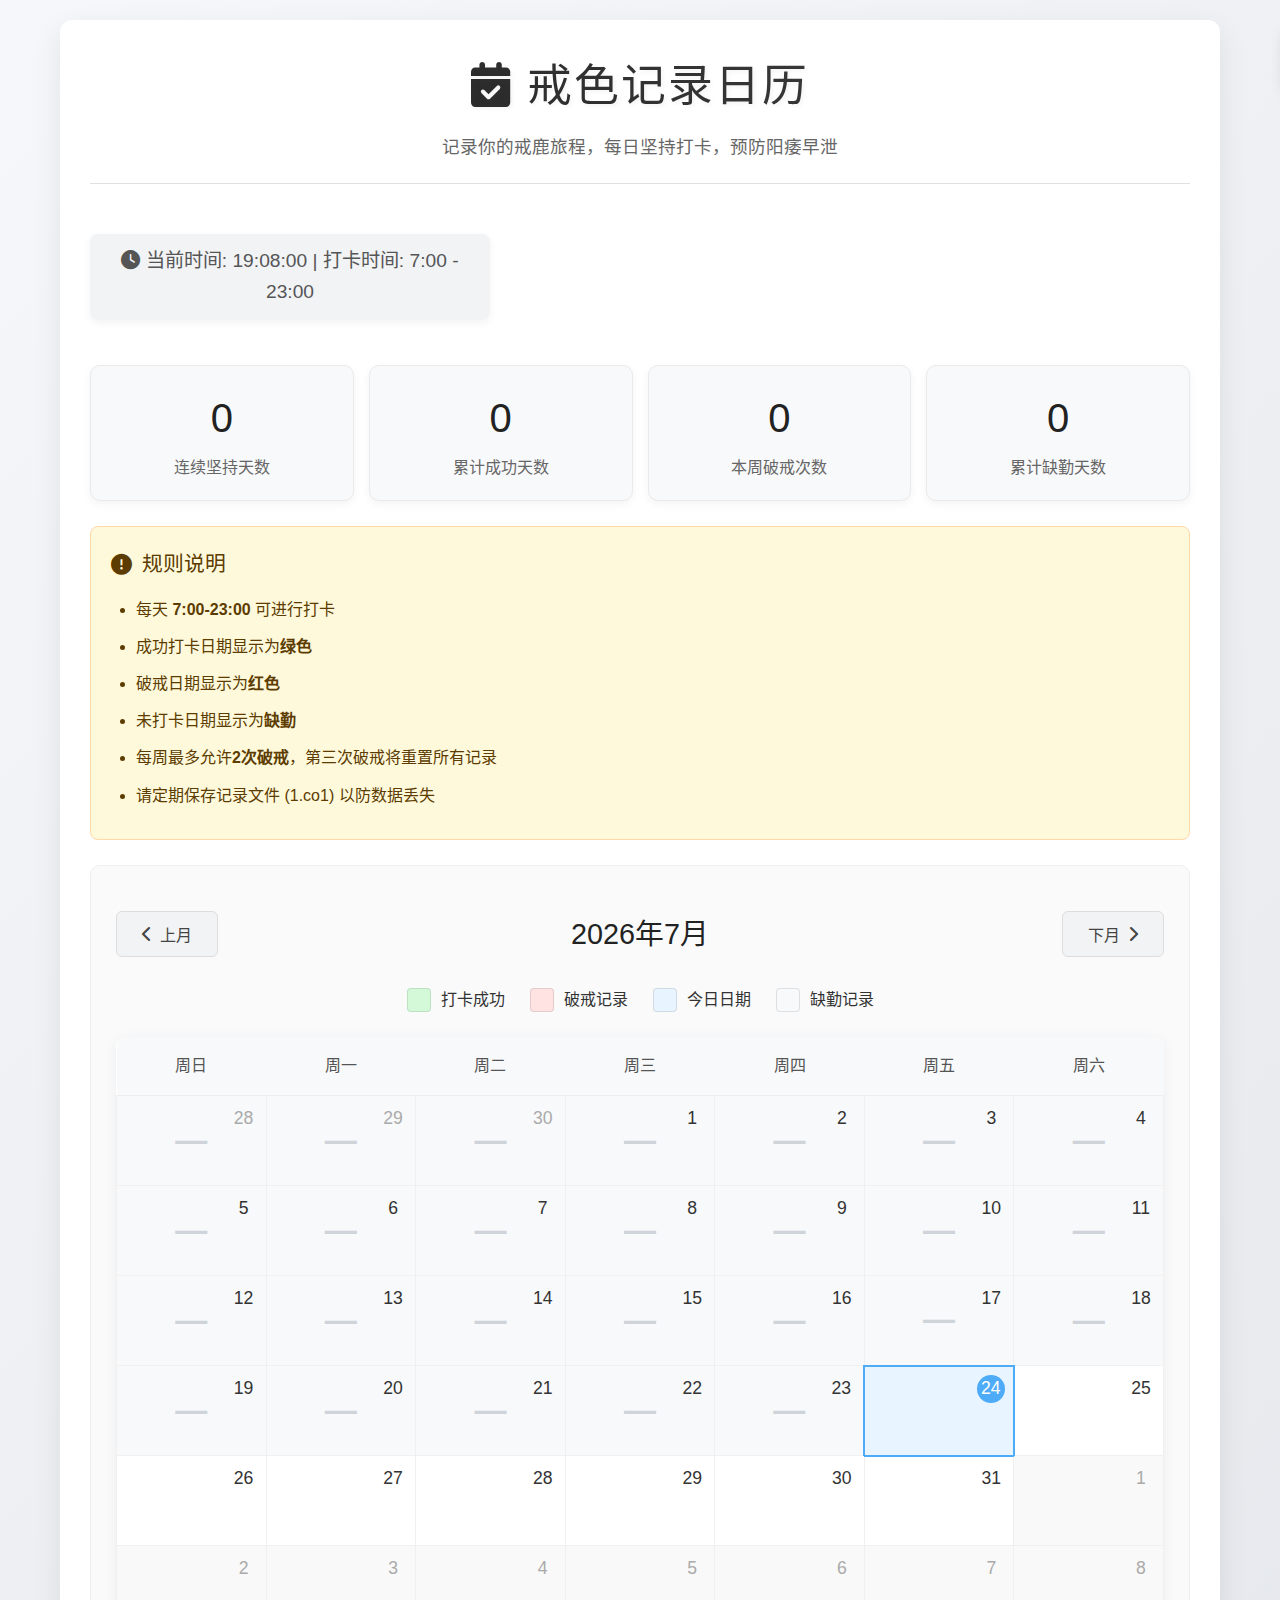
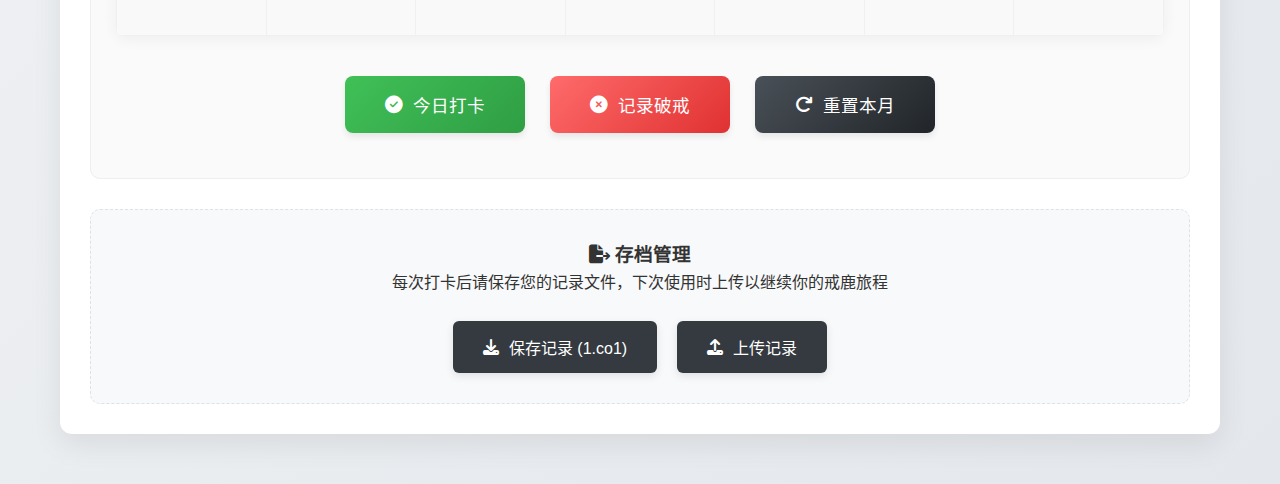
<file: index.html>
<!DOCTYPE html>
<html lang="zh-CN">
<head>
    <meta charset="UTF-8">
    <meta name="viewport" content="width=device-width, initial-scale=1.0">
    <title>戒色记录日历</title>
    <link rel="icon" href="Selection.png" ty[e="image/x-icon">
    <link rel="stylesheet" href="https://cdnjs.cloudflare.com/ajax/libs/font-awesome/6.4.0/css/all.min.css">
    <style>
        * {
            margin: 0;
            padding: 0;
            box-sizing: border-box;
            font-family: 'Segoe UI', 'Microsoft YaHei', sans-serif;
        }
        
        body {
            background: linear-gradient(135deg, #f5f7fa 0%, #e4e7eb 100%);
            color: #333;
            line-height: 1.6;
            padding: 20px;
            min-height: 100vh;
            max-width: 1200px;
            margin: 0 auto;
        }
        
        .container {
            background: white;
            border-radius: 12px;
            box-shadow: 0 10px 30px rgba(0,0,0,0.08);
            padding: 30px;
            margin-bottom: 30px;
            position: relative;
            overflow: hidden;
        }
        
        header {
            text-align: center;
            margin-bottom: 30px;
            padding-bottom: 20px;
            border-bottom: 1px solid #e0e0e0;
            position: relative;
        }
        
        h1 {
            font-size: 2.8rem;
            color: #222;
            margin-bottom: 10px;
            letter-spacing: 2px;
            font-weight: 400;
            background: linear-gradient(45deg, #222, #444);
            -webkit-background-clip: text;
            -webkit-text-fill-color: transparent;
            text-shadow: 2px 2px 4px rgba(0,0,0,0.05);
        }
        
        .subtitle {
            font-size: 1.1rem;
            color: #666;
            max-width: 700px;
            margin: 0 auto;
            line-height: 1.8;
        }
        
        .stats-container {
            display: flex;
            justify-content: space-around;
            margin: 25px 0;
            flex-wrap: wrap;
            gap: 15px;
        }
        
        .stat-box {
            text-align: center;
            padding: 20px 15px;
            background: #f8f9fa;
            border-radius: 10px;
            flex: 1;
            min-width: 180px;
            box-shadow: 0 3px 10px rgba(0,0,0,0.05);
            transition: all 0.3s ease;
            border: 1px solid #eaeaea;
        }
        
        .stat-box:hover {
            transform: translateY(-5px);
            box-shadow: 0 5px 15px rgba(0,0,0,0.1);
        }
        
        .stat-value {
            font-size: 2.5rem;
            font-weight: 300;
            color: #222;
            margin-bottom: 5px;
        }
        
        .stat-label {
            color: #666;
            font-size: 1rem;
            font-weight: 500;
        }
        
        .calendar-section {
            background: #fafafa;
            border-radius: 10px;
            padding: 25px;
            margin: 25px 0;
            border: 1px solid #eee;
        }
        
        .calendar-controls {
            display: flex;
            justify-content: space-between;
            align-items: center;
            margin: 20px 0 30px;
        }
        
        .month-year {
            font-size: 1.8rem;
            font-weight: 400;
            color: #222;
            text-align: center;
            flex: 1;
        }
        
        .nav-btn {
            background: #f1f3f5;
            border: 1px solid #ddd;
            padding: 10px 25px;
            border-radius: 6px;
            cursor: pointer;
            font-size: 1rem;
            transition: all 0.2s;
            color: #444;
            display: flex;
            align-items: center;
            gap: 8px;
        }
        
        .nav-btn:hover {
            background: #e9ecef;
            border-color: #ccc;
        }
        
        .calendar {
            width: 100%;
            border-collapse: collapse;
            margin-top: 15px;
            background: white;
            border-radius: 8px;
            overflow: hidden;
            box-shadow: 0 3px 15px rgba(0,0,0,0.05);
        }
        
        .calendar th {
            padding: 16px;
            text-align: center;
            color: #555;
            font-weight: 500;
            border-bottom: 1px solid #eee;
            background: #f8f9fa;
        }
        
        .calendar td {
            height: 90px;
            width: 14.28%;
            text-align: center;
            vertical-align: top;
            padding: 10px 8px 8px;
            border: 1px solid #f0f0f0;
            position: relative;
            transition: all 0.3s;
            background: white;
        }
        
        .calendar td:hover {
            background-color: #f8f9fa;
            transform: scale(1.02);
        }
        
        .today {
            background-color: #e8f4ff !important;
            border: 2px solid #4dabf7 !important;
        }
        
        .success {
            background-color: #d3f9d8 !important;
        }
        
        .fail {
            background-color: #ffe3e3 !important;
        }
        
        .absent {
            background-color: #f8f9fa !important;
            position: relative;
        }
        
        .absent::after {
            content: "—";
            position: absolute;
            top: 50%;
            left: 50%;
            transform: translate(-50%, -50%);
            font-size: 2rem;
            color: #ced4da;
            font-weight: bold;
        }
        
        .date-number {
            font-size: 1.1rem;
            position: absolute;
            top: 8px;
            right: 8px;
            width: 28px;
            height: 28px;
            display: flex;
            align-items: center;
            justify-content: center;
            border-radius: 50%;
            font-weight: 500;
        }
        
        .today .date-number {
            background: #4dabf7;
            color: white;
        }
        
        .action-buttons {
            display: flex;
            justify-content: center;
            gap: 25px;
            margin: 40px 0 20px;
            flex-wrap: wrap;
        }
        
        .btn {
            padding: 16px 40px;
            border: none;
            border-radius: 8px;
            font-size: 1.1rem;
            cursor: pointer;
            transition: all 0.3s;
            font-weight: 500;
            display: flex;
            align-items: center;
            gap: 10px;
            box-shadow: 0 4px 6px rgba(0,0,0,0.08);
        }
        
        .btn-success {
            background: linear-gradient(135deg, #40c057 0%, #2f9e44 100%);
            color: white;
        }
        
        .btn-fail {
            background: linear-gradient(135deg, #ff6b6b 0%, #e03131 100%);
            color: white;
        }
        
        .btn-neutral {
            background: linear-gradient(135deg, #495057 0%, #212529 100%);
            color: white;
        }
        
        .btn:hover {
            opacity: 0.92;
            transform: translateY(-3px);
            box-shadow: 0 6px 12px rgba(0,0,0,0.12);
        }
        
        .file-section {
            background: #f8f9fa;
            padding: 30px;
            border-radius: 10px;
            text-align: center;
            margin-top: 30px;
            border: 1px dashed #dee2e6;
        }
        
        .file-controls {
            display: flex;
            justify-content: center;
            gap: 20px;
            margin-top: 25px;
            flex-wrap: wrap;
        }
        
        .file-btn {
            padding: 14px 30px;
            background: #343a40;
            color: white;
            border: none;
            border-radius: 6px;
            cursor: pointer;
            font-size: 1rem;
            transition: all 0.3s;
            display: flex;
            align-items: center;
            gap: 10px;
            box-shadow: 0 3px 8px rgba(0,0,0,0.1);
        }
        
        .file-btn:hover {
            background: #495057;
            transform: translateY(-2px);
            box-shadow: 0 5px 15px rgba(0,0,0,0.15);
        }
        
        .notification {
            position: fixed;
            top: 25px;
            right: 25px;
            padding: 18px 30px;
            border-radius: 8px;
            color: white;
            font-weight: 500;
            box-shadow: 0 6px 15px rgba(0,0,0,0.15);
            z-index: 1000;
            transform: translateX(120%);
            transition: transform 0.4s cubic-bezier(0.175, 0.885, 0.32, 1.275);
            display: flex;
            align-items: center;
            gap: 12px;
            max-width: 400px;
        }
        
        .notification.show {
            transform: translateX(0);
        }
        
        .notification.success {
            background: linear-gradient(135deg, #51cf66 0%, #2f9e44 100%);
            border-left: 4px solid #2f9e44;
        }
        
        .notification.error {
            background: linear-gradient(135deg, #ff6b6b 0%, #e03131 100%);
            border-left: 4px solid #e03131;
        }
        
        .notification.warning {
            background: linear-gradient(135deg, #ffd43b 0%, #f08c00 100%);
            border-left: 4px solid #f08c00;
            color: #333;
        }
        
        .time-indicator {
            text-align: center;
            margin: 20px 0;
            font-size: 1.2rem;
            color: #555;
            background: #f1f3f5;
            padding: 12px;
            border-radius: 8px;
            display: inline-block;
            margin: 20px auto;
            width: 100%;
            max-width: 400px;
            font-weight: 500;
            box-shadow: 0 3px 8px rgba(0,0,0,0.05);
        }
        
        .legend {
            display: flex;
            justify-content: center;
            gap: 25px;
            margin: 25px 0;
            flex-wrap: wrap;
        }
        
        .legend-item {
            display: flex;
            align-items: center;
            gap: 10px;
            font-size: 1rem;
        }
        
        .legend-color {
            width: 24px;
            height: 24px;
            border-radius: 4px;
            border: 1px solid rgba(0,0,0,0.1);
        }
        
        .rules-box {
            background: #fff9db;
            border: 1px solid #ffd8a8;
            border-radius: 8px;
            padding: 20px;
            margin: 25px 0;
            color: #5c3c00;
        }
        
        .rules-title {
            font-size: 1.3rem;
            margin-bottom: 15px;
            display: flex;
            align-items: center;
            gap: 10px;
            color: #5c3c00;
        }
        
        .rules-list {
            padding-left: 25px;
        }
        
        .rules-list li {
            margin-bottom: 10px;
            line-height: 1.7;
        }
        
        .reset-overlay {
            position: fixed;
            top: 0;
            left: 0;
            width: 100%;
            height: 100%;
            background: rgba(0,0,0,0.7);
            display: flex;
            align-items: center;
            justify-content: center;
            z-index: 2000;
            display: none;
        }
        
        .reset-box {
            background: white;
            border-radius: 12px;
            padding: 40px;
            max-width: 500px;
            width: 90%;
            text-align: center;
            box-shadow: 0 15px 40px rgba(0,0,0,0.2);
        }
        
        .reset-title {
            font-size: 1.8rem;
            color: #e03131;
            margin-bottom: 20px;
        }
        
        .reset-text {
            font-size: 1.1rem;
            color: #555;
            margin-bottom: 30px;
            line-height: 1.7;
        }
        
        .reset-buttons {
            display: flex;
            justify-content: center;
            gap: 20px;
            margin-top: 20px;
        }
        
        .reset-confirm {
            padding: 14px 35px;
            background: #e03131;
            color: white;
            border: none;
            border-radius: 6px;
            cursor: pointer;
            font-size: 1.1rem;
            transition: all 0.3s;
        }
        
        .reset-cancel {
            padding: 14px 35px;
            background: #495057;
            color: white;
            border: none;
            border-radius: 6px;
            cursor: pointer;
            font-size: 1.1rem;
            transition: all 0.3s;
        }
        
        .reset-confirm:hover {
            background: #c92a2a;
            transform: translateY(-2px);
        }
        
        .reset-cancel:hover {
            background: #343a40;
            transform: translateY(-2px);
        }
        
        .streak-fire {
            color: #ff6b6b;
            animation: pulse 1.5s infinite;
        }
        
        @keyframes pulse {
            0% { transform: scale(1); }
            50% { transform: scale(1.1); }
            100% { transform: scale(1); }
        }
        
        @media (max-width: 768px) {
            .calendar td {
                height: 70px;
                font-size: 0.9rem;
            }
            
            .date-number {
                font-size: 0.9rem;
                width: 22px;
                height: 22px;
            }
            
            .stats-container {
                flex-direction: column;
            }
            
            .stat-box {
                width: 100%;
            }
            
            .btn {
                padding: 14px 25px;
                font-size: 1rem;
            }
            
            .action-buttons {
                gap: 15px;
            }
            
            h1 {
                font-size: 2.2rem;
            }
            
            .month-year {
                font-size: 1.5rem;
            }
        }
    </style>
</head>
<body>
    <div class="container">
        <header>
            <h1><i class="fas fa-calendar-check"></i> 戒色记录日历</h1>
            <p class="subtitle">记录你的戒鹿旅程，每日坚持打卡，预防阳痿早泄</p>
        </header>
        
        <div class="time-indicator">
            <i class="fas fa-clock"></i> 当前时间: <span id="current-time">加载中...</span> | 打卡时间: 7:00 - 23:00
        </div>
        
        <div class="stats-container">
            <div class="stat-box">
                <div class="stat-value" id="streak-days">0 <i class="fas fa-fire streak-fire"></i></div>
                <div class="stat-label">连续坚持天数</div>
            </div>
            <div class="stat-box">
                <div class="stat-value" id="success-days">0</div>
                <div class="stat-label">累计成功天数</div>
            </div>
            <div class="stat-box">
                <div class="stat-value" id="fail-count">0</div>
                <div class="stat-label">本周破戒次数</div>
            </div>
            <div class="stat-box">
                <div class="stat-value" id="absent-days">0</div>
                <div class="stat-label">累计缺勤天数</div>
            </div>
        </div>
        
        <div class="rules-box">
            <div class="rules-title"><i class="fas fa-exclamation-circle"></i> 规则说明</div>
            <ul class="rules-list">
                <li>每天 <strong>7:00-23:00</strong> 可进行打卡</li>
                <li>成功打卡日期显示为<strong>绿色</strong></li>
                <li>破戒日期显示为<strong>红色</strong></li>
                <li>未打卡日期显示为<strong>缺勤</strong></li>
                <li>每周最多允许<strong>2次破戒</strong>，第三次破戒将重置所有记录</li>
                <li>请定期保存记录文件 (1.co1) 以防数据丢失</li>
            </ul>
        </div>
        
        <div class="calendar-section">
            <div class="calendar-controls">
                <button class="nav-btn" id="prev-month"><i class="fas fa-chevron-left"></i> 上月</button>
                <h2 class="month-year" id="current-month">2023年10月</h2>
                <button class="nav-btn" id="next-month">下月 <i class="fas fa-chevron-right"></i></button>
            </div>
            
            <div class="legend">
                <div class="legend-item">
                    <div class="legend-color" style="background-color: #d3f9d8;"></div>
                    <span>打卡成功</span>
                </div>
                <div class="legend-item">
                    <div class="legend-color" style="background-color: #ffe3e3;"></div>
                    <span>破戒记录</span>
                </div>
                <div class="legend-item">
                    <div class="legend-color" style="background-color: #e8f4ff;"></div>
                    <span>今日日期</span>
                </div>
                <div class="legend-item">
                    <div class="legend-color" style="background-color: #f8f9fa;"></div>
                    <span>缺勤记录</span>
                </div>
            </div>
            
            <table class="calendar">
                <thead>
                    <tr>
                        <th>周日</th>
                        <th>周一</th>
                        <th>周二</th>
                        <th>周三</th>
                        <th>周四</th>
                        <th>周五</th>
                        <th>周六</th>
                    </tr>
                </thead>
                <tbody id="calendar-body">
                </tbody>
            </table>
            
            <div class="action-buttons">
                <button class="btn btn-success" id="check-btn"><i class="fas fa-check-circle"></i> 今日打卡</button>
                <button class="btn btn-fail" id="fail-btn"><i class="fas fa-times-circle"></i> 记录破戒</button>
                <button class="btn btn-neutral" id="reset-btn"><i class="fas fa-redo"></i> 重置本月</button>
            </div>
        </div>
        
        <div class="file-section">
            <h3><i class="fas fa-file-export"></i> 存档管理</h3>
            <p>每次打卡后请保存您的记录文件，下次使用时上传以继续你的戒鹿旅程</p>
            <div class="file-controls">
                <button class="file-btn" id="save-btn"><i class="fas fa-download"></i> 保存记录 (1.co1)</button>
                <button class="file-btn" id="load-btn"><i class="fas fa-upload"></i> 上传记录</button>
                <input type="file" id="file-input" accept=".co1" style="display:none;">
            </div>
        </div>
    </div>
    
    <div class="notification" id="notification">
        <i class="fas fa-bell"></i>
        <span id="notification-text">通知内容</span>
    </div>
    
    <div class="reset-overlay" id="reset-overlay">
        <div class="reset-box">
            <div class="reset-title"><i class="fas fa-exclamation-triangle"></i> 警告！</div>
            <div class="reset-text">
                本周已第三次破戒！根据规则，所有记录将被重置<br>
                你确定要继续吗？
            </div>
            <div class="reset-buttons">
                <button class="reset-confirm" id="confirm-reset">重置所有记录</button>
                <button class="reset-cancel" id="cancel-reset">取消</button>
            </div>
        </div>
    </div>

    <script>
   
        let calendarData = {
            currentDate: new Date(),
            records: {},
            streak: 0,
            totalSuccess: 0,
            totalAbsent: 0
        };

        const elements = {
            calendarBody: document.getElementById('calendar-body'),
            currentMonth: document.getElementById('current-month'),
            prevMonthBtn: document.getElementById('prev-month'),
            nextMonthBtn: document.getElementById('next-month'),
            checkBtn: document.getElementById('check-btn'),
            failBtn: document.getElementById('fail-btn'),
            resetBtn: document.getElementById('reset-btn'),
            saveBtn: document.getElementById('save-btn'),
            loadBtn: document.getElementById('load-btn'),
            fileInput: document.getElementById('file-input'),
            notification: document.getElementById('notification'),
            notificationText: document.getElementById('notification-text'),
            currentTime: document.getElementById('current-time'),
            streakDays: document.getElementById('streak-days'),
            successDays: document.getElementById('success-days'),
            failCount: document.getElementById('fail-count'),
            absentDays: document.getElementById('absent-days'),
            resetOverlay: document.getElementById('reset-overlay'),
            confirmReset: document.getElementById('confirm-reset'),
            cancelReset: document.getElementById('cancel-reset')
        };
        
 
        function init() {
    
            loadFromLocalStorage();
            
      
            renderCalendar();
            
         
            updateCurrentTime();
            setInterval(updateCurrentTime, 1000);
            
           
            setupEventListeners();
   
            updateStats();
        }
        

        function updateCurrentTime() {
            const now = new Date();
            const hours = String(now.getHours()).padStart(2, '0');
            const minutes = String(now.getMinutes()).padStart(2, '0');
            const seconds = String(now.getSeconds()).padStart(2, '0');
            elements.currentTime.textContent = `${hours}:${minutes}:${seconds}`;
            

            const currentHour = now.getHours();
            const canCheckIn = currentHour >= 7 && currentHour < 23;
            elements.checkBtn.disabled = !canCheckIn;
            elements.checkBtn.style.opacity = canCheckIn ? '1' : '0.6';
            elements.checkBtn.title = canCheckIn ? '' : '打卡时间：7:00 - 23:00';
        }
        
     
        function renderCalendar() {
            const year = calendarData.currentDate.getFullYear();
            const month = calendarData.currentDate.getMonth();
       
            elements.currentMonth.textContent = `${year}年${month + 1}月`;
            
        
            elements.calendarBody.innerHTML = '';
            

            const firstDay = new Date(year, month, 1);
            const lastDay = new Date(year, month + 1, 0);
            
 
            const startDay = new Date(firstDay);
            startDay.setDate(firstDay.getDate() - firstDay.getDay());
            
            let currentDate = new Date(startDay);
            const today = new Date();
            today.setHours(0, 0, 0, 0); 
            
            for (let i = 0; i < 6; i++) {
                const row = document.createElement('tr');
                
                for (let j = 0; j < 7; j++) {
                    const cell = document.createElement('td');
                    
                    const isCurrentMonth = currentDate.getMonth() === month;
                    
                    const dateNum = document.createElement('div');
                    dateNum.className = 'date-number';
                    dateNum.textContent = currentDate.getDate();
                    cell.appendChild(dateNum);
                    
                 
                    const dateStr = formatDate(currentDate);
                    const record = calendarData.records[dateStr];
                    
    
                    if (currentDate.getTime() === today.getTime()) {
                        cell.classList.add('today');
                    }
                    
                    if (record === 'success') {
                        cell.classList.add('success');
                    } else if (record === 'fail') {
                        cell.classList.add('fail');
                    } else if (!record && currentDate < today) {
                        cell.classList.add('absent');
                    }
                    
       
                    if (!isCurrentMonth) {
                        cell.style.color = '#aaa';
                        cell.style.backgroundColor = '#f9f9f9';
                    }
                    
                    row.appendChild(cell);
                    currentDate.setDate(currentDate.getDate() + 1);
                }
                
                elements.calendarBody.appendChild(row);
            }
        }
        
 
        function setupEventListeners() {
     
            elements.prevMonthBtn.addEventListener('click', () => {
                calendarData.currentDate.setMonth(calendarData.currentDate.getMonth() - 1);
                renderCalendar();
            });
            
            elements.nextMonthBtn.addEventListener('click', () => {
                calendarData.currentDate.setMonth(calendarData.currentDate.getMonth() + 1);
                renderCalendar();
            });
            
    
            elements.checkBtn.addEventListener('click', () => {
                const today = new Date();
                today.setHours(0, 0, 0, 0);
                const dateStr = formatDate(today);
                
         
                if (calendarData.records[dateStr]) {
                    showNotification('今天已经记录过了！', 'error');
                    return;
                }
                
          
                calendarData.records[dateStr] = 'success';
                calendarData.totalSuccess++;
                

                const yesterday = new Date(today);
                yesterday.setDate(yesterday.getDate() - 1);
                const yesterdayStr = formatDate(yesterday);
                
                if (calendarData.records[yesterdayStr] === 'success') {
                    calendarData.streak++;
                } else {
                    calendarData.streak = 1;
                }
                
                showNotification('打卡成功！继续保持！', 'success');
                renderCalendar();
                updateStats();
                saveToLocalStorage();
            });
            

            elements.failBtn.addEventListener('click', () => {
                const today = new Date();
                today.setHours(0, 0, 0, 0);
                const dateStr = formatDate(today);
                
    
                const failCountThisWeek = getFailCountThisWeek();
                
     
                if (failCountThisWeek >= 2) {
                    elements.resetOverlay.style.display = 'flex';
                    return;
                }
                
        
                calendarData.records[dateStr] = 'fail';
                
          
                calendarData.streak = 0;
                
                showNotification('已记录破戒，请继续努力！', 'error');
                renderCalendar();
                updateStats();
                saveToLocalStorage();
            });
            

            elements.resetBtn.addEventListener('click', () => {
                if (confirm('确定要重置本月的记录吗？')) {
                    const year = calendarData.currentDate.getFullYear();
                    const month = calendarData.currentDate.getMonth();
                    
             
                    for (let date in calendarData.records) {
                        const recordDate = new Date(date);
                        if (recordDate.getFullYear() === year && recordDate.getMonth() === month) {
                            delete calendarData.records[date];
                        }
                    }
                    
       
                    recalculateStats();
                    
                    showNotification('本月记录已重置', 'success');
                    renderCalendar();
                    updateStats();
                    saveToLocalStorage();
                }
            });
            
           
            elements.saveBtn.addEventListener('click', saveData);
      
            elements.loadBtn.addEventListener('click', () => {
                elements.fileInput.click();
            });
            
      
            elements.fileInput.addEventListener('change', loadData);
            
           
            elements.confirmReset.addEventListener('click', () => {
       
                calendarData = {
                    currentDate: new Date(),
                    records: {},
                    streak: 0,
                    totalSuccess: 0,
                    totalAbsent: 0
                };
                

                elements.resetOverlay.style.display = 'none';
                

                renderCalendar();
                updateStats();
                saveToLocalStorage();
                
                showNotification('所有记录已重置！', 'error');
            });
            

            elements.cancelReset.addEventListener('click', () => {
                elements.resetOverlay.style.display = 'none';
                showNotification('操作已取消', 'warning');
            });
        }
        
        function getFailCountThisWeek() {
            const today = new Date();
            today.setHours(0, 0, 0, 0);
            
            const firstDayOfWeek = new Date(today);
            firstDayOfWeek.setDate(today.getDate() - today.getDay());
            
            const lastDayOfWeek = new Date(firstDayOfWeek);
            lastDayOfWeek.setDate(firstDayOfWeek.getDate() + 6);
            
            let failCount = 0;
            
            for (let date in calendarData.records) {
                const recordDate = new Date(date);
                
                if (recordDate >= firstDayOfWeek && recordDate <= lastDayOfWeek) {
                    if (calendarData.records[date] === 'fail') {
                        failCount++;
                    }
                }
            }
            
            return failCount;
        }
        
        function updateStats() {
            elements.streakDays.textContent = calendarData.streak;
            elements.successDays.textContent = calendarData.totalSuccess;
            elements.failCount.textContent = getFailCountThisWeek();
            
            let absentCount = 0;
            const today = new Date();
            today.setHours(0, 0, 0, 0);
            
            for (let dateStr in calendarData.records) {
                const recordDate = new Date(dateStr);
                if (recordDate < today && !calendarData.records[dateStr]) {
                    absentCount++;
                }
            }
            
            calendarData.totalAbsent = absentCount;
            elements.absentDays.textContent = absentCount;
        }
        
        function recalculateStats() {
            let currentStreak = 0;
            let maxStreak = 0;
            let totalSuccess = 0;
            
            const sortedDates = Object.keys(calendarData.records).sort();
            
            for (let i = 0; i < sortedDates.length; i++) {
                const date = sortedDates[i];
                const status = calendarData.records[date];
                
                if (status === 'success') {
                    totalSuccess++;
                    
                    if (i > 0) {
                        const prevDate = new Date(sortedDates[i-1]);
                        const currentDate = new Date(date);
                        const diffDays = Math.floor((currentDate - prevDate) / (1000 * 60 * 60 * 24));
                        
                        if (diffDays === 1) {
                            currentStreak++;
                        } else {
                            currentStreak = 1;
                        }
                    } else {
                        currentStreak = 1;
                    }
                    
                    if (currentStreak > maxStreak) {
                        maxStreak = currentStreak;
                    }
                } else {
                    currentStreak = 0;
                }
            }
            
            calendarData.streak = maxStreak;
            calendarData.totalSuccess = totalSuccess;
        }
        
        function showNotification(message, type) {
            elements.notificationText.textContent = message;
            elements.notification.className = `notification ${type} show`;
            
            setTimeout(() => {
                elements.notification.classList.remove('show');
            }, 3000);
        }
        
        function formatDate(date) {
            const year = date.getFullYear();
            const month = String(date.getMonth() + 1).padStart(2, '0');
            const day = String(date.getDate()).padStart(2, '0');
            return `${year}-${month}-${day}`;
        }
        
        function saveToLocalStorage() {
            localStorage.setItem('calendarData', JSON.stringify(calendarData));
        }
        
        function loadFromLocalStorage() {
            const savedData = localStorage.getItem('calendarData');
            if (savedData) {
                calendarData = JSON.parse(savedData);
                
                calendarData.currentDate = new Date(calendarData.currentDate);
                
                recalculateStats();
            }
        }
        
        function saveData() {
            const dataToSave = {
                ...calendarData,
                currentDate: calendarData.currentDate.toISOString()
            };
            
            const dataStr = JSON.stringify(dataToSave);
            
            const blob = new Blob([dataStr], { type: 'application/octet-stream' });
            
            const url = URL.createObjectURL(blob);
            const a = document.createElement('a');
            a.href = url;
            a.download = '1.co1';
            document.body.appendChild(a);
            a.click();
            
            setTimeout(() => {
                document.body.removeChild(a);
                URL.revokeObjectURL(url);
            }, 0);
            
            showNotification('记录已保存为 1.co1 文件', 'success');
        }
        
        function loadData(event) {
            const file = event.target.files[0];
            if (!file) return;
            
            const reader = new FileReader();
            reader.onload = function(e) {
                try {
                    const data = JSON.parse(e.target.result);
                    
                    calendarData = data;
                    calendarData.currentDate = new Date(data.currentDate);
                    
                    recalculateStats();
                    
                    renderCalendar();
                    updateStats();
                    
                    saveToLocalStorage();
                    
                    showNotification('记录已成功加载', 'success');
                } catch (error) {
                    showNotification('文件格式错误，加载失败', 'error');
                    console.error('Error loading file:', error);
                }
            };
            
            reader.readAsText(file);
            event.target.value = ''; 
        }
        
        init();
    </script>
</body>
</html>
</file>
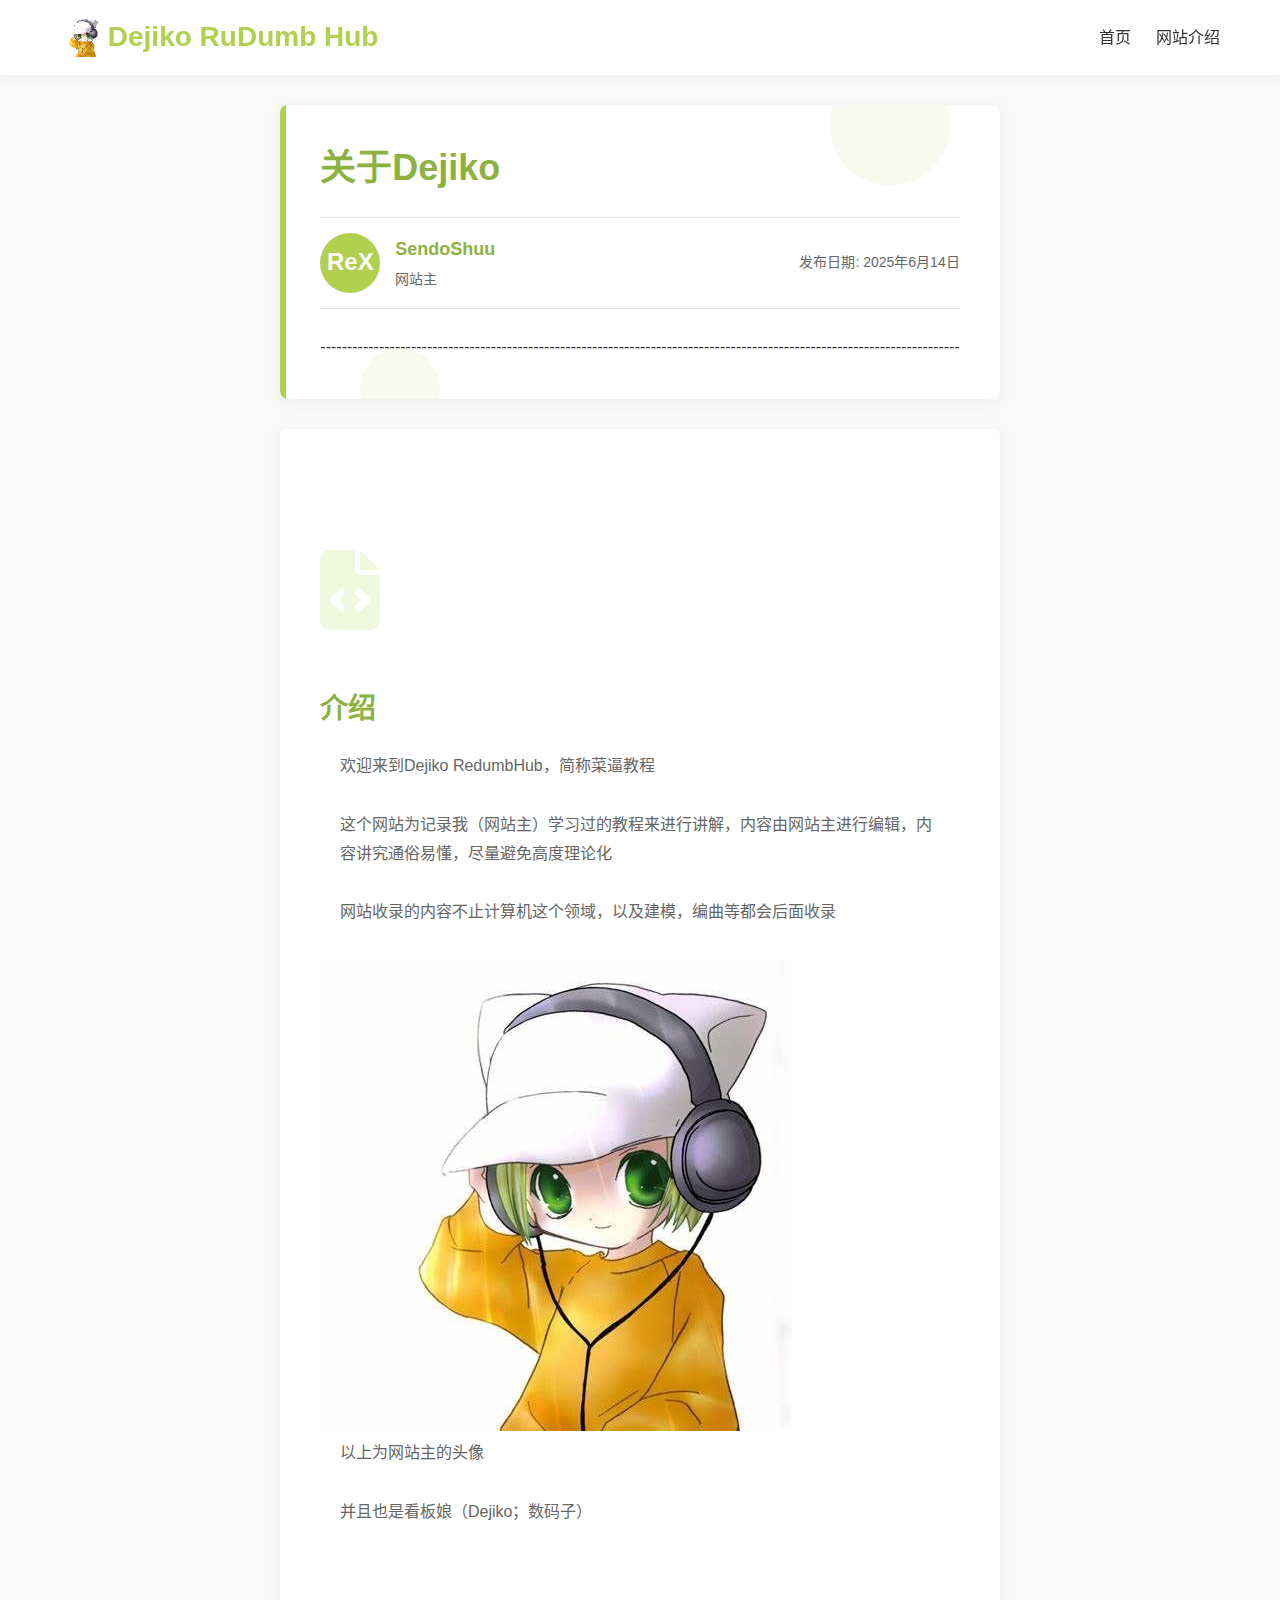
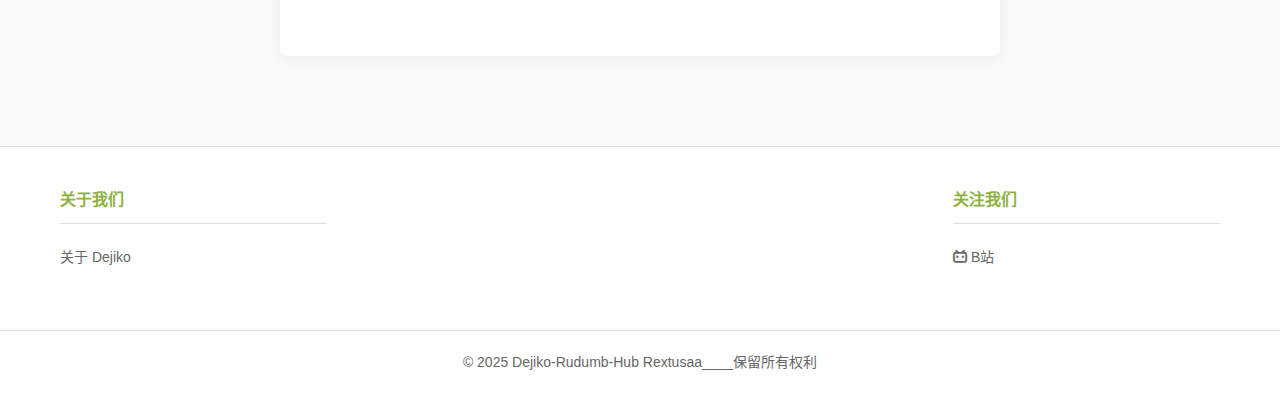
<file: Conn.html>
<!DOCTYPE html>
<html lang="zh-CN">
<head>
    <meta charset="UTF-8">
    <meta name="viewport" content="width=device-width, initial-scale=1.0">
    <title>关于Dejiko | Dejiko RuDumb Hub</title>
    <link rel="stylesheet" href="https://cdnjs.cloudflare.com/ajax/libs/font-awesome/6.4.0/css/all.min.css">
    <link rel="stylesheet" href="WikiCss.css">
    <script src="WikiJs.js"></script>
    <link rel="icon" href="Selection.png" type="image/png">
</head>
<body>
    <!-- 顶部导航栏 -->
    <header class="header">
        <div class="nav-container">
                <a href="index.html" class="logo">

                        <img src="Selection.png" alt="Dejiko RuDumb Hub">
                        &nbsp;Dejiko RuDumb Hub
                        
                        </a>
            <ul class="nav-links">
                <li><a href="index.html">首页</a></li>
                <li><a href="Conn.html">网站介绍</a></li>
            </ul>
        </div>
    </header>
    
    
    <!-- 内容区域 -->
    <div class="content-container">
        <!-- 教程头部信息 -->
        <div class="tutorial-header">
            <div class="decorative-element decor-1"></div>
            <div class="decorative-element decor-2"></div>
            
            <h1 class="tutorial-title">关于Dejiko</h1>
            
            <div class="author-info">
                <div class="author-avatar">ReX</div>
                <div class="author-details">
                    <div class="author-name">SendoShuu</div>
                    <div class="author-title">网站主</div>
                </div>
                <div class="publish-date">发布日期: 2025年6月14日</div>
            </div>
            
            <p>------------------------------------------------------------------------------------------------------------------------</p>
        </div>
        
        <!-- 内容占位区 -->
        <div class="content-area">
            <div class="placeholder-text">
                    <div class="placeholder-icon">
                            <i class="fas fa-file-code"></i>
                        </div>
                <h2>介绍</h2>
                <p>欢迎来到Dejiko RedumbHub，简称菜逼教程</p>
                <p>这个网站为记录我（网站主）学习过的教程来进行讲解，内容由网站主进行编辑，内容讲究通俗易懂，尽量避免高度理论化</p>
                <p>网站收录的内容不止计算机这个领域，以及建模，编曲等都会后面收录</p>
                <img src="WebOnwer.jpg">
                <p>以上为网站主的头像</p>
                <p>并且也是看板娘（Dejiko；数码子）</p>
            </div>
        </div>
    </div>
    
    <!-- 页脚 -->
    <footer class="footer">
        <div class="footer-content">
            <div class="footer-section">
                <h4>关于我们</h4>
                <ul class="footer-links">
                    <li><a href="Conn.html">关于 Dejiko</a></li>
                </ul>
            </div>
            
            <div class="footer-section">
                <h4>关注我们</h4>
                <ul class="footer-links">
                    <li><a href="https://space.bilibili.com/3537113316330213?spm_id_from=333.788.0.0"><i class="fab fa-bilibili"></i> B站</a></li>
                </ul>
            </div>
        </div>
        
        <div class="copyright">
            &copy; 2025 Dejiko-Rudumb-Hub Rextusaa____保留所有权利
        </div>
    </footer>
    
    <!-- 返回顶部按钮 -->
    <div class="back-to-top" id="backToTop">
        <i class="fas fa-arrow-up"></i>
    </div>
</body>
</html>
</file>
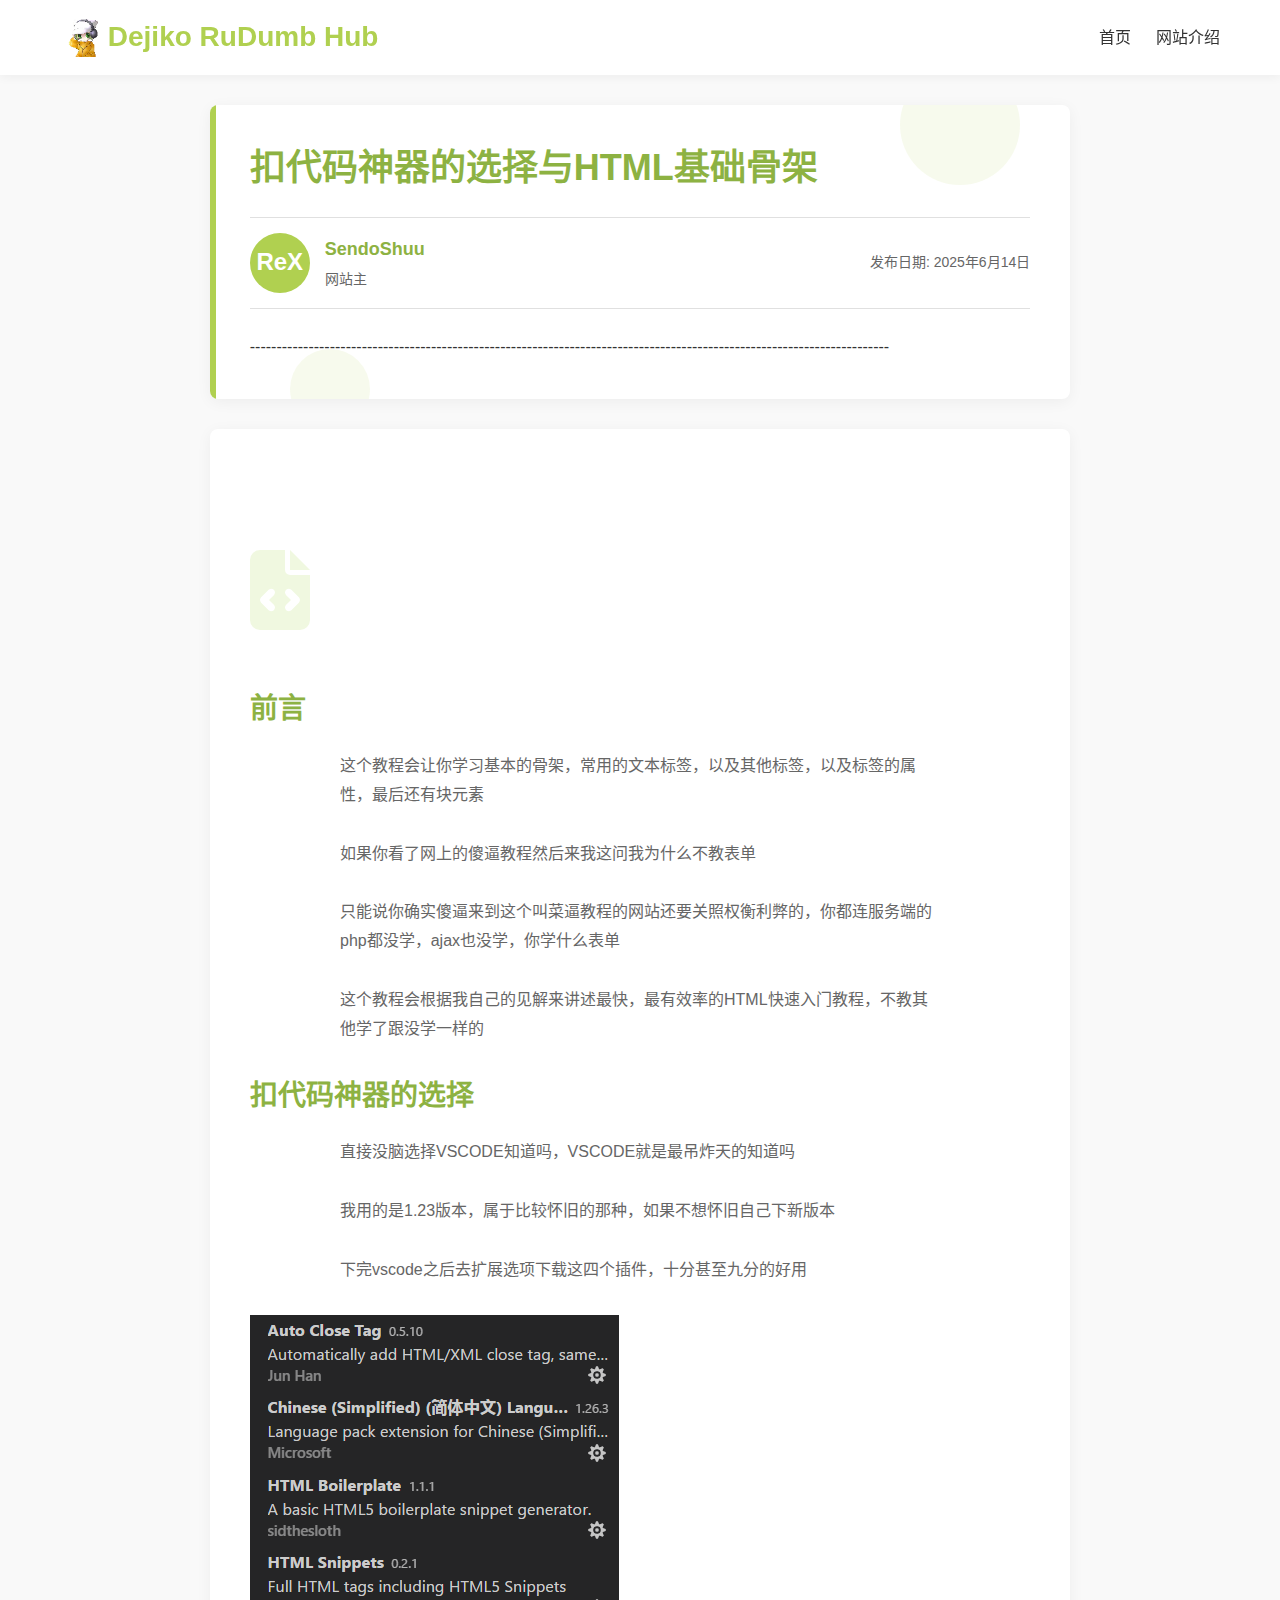
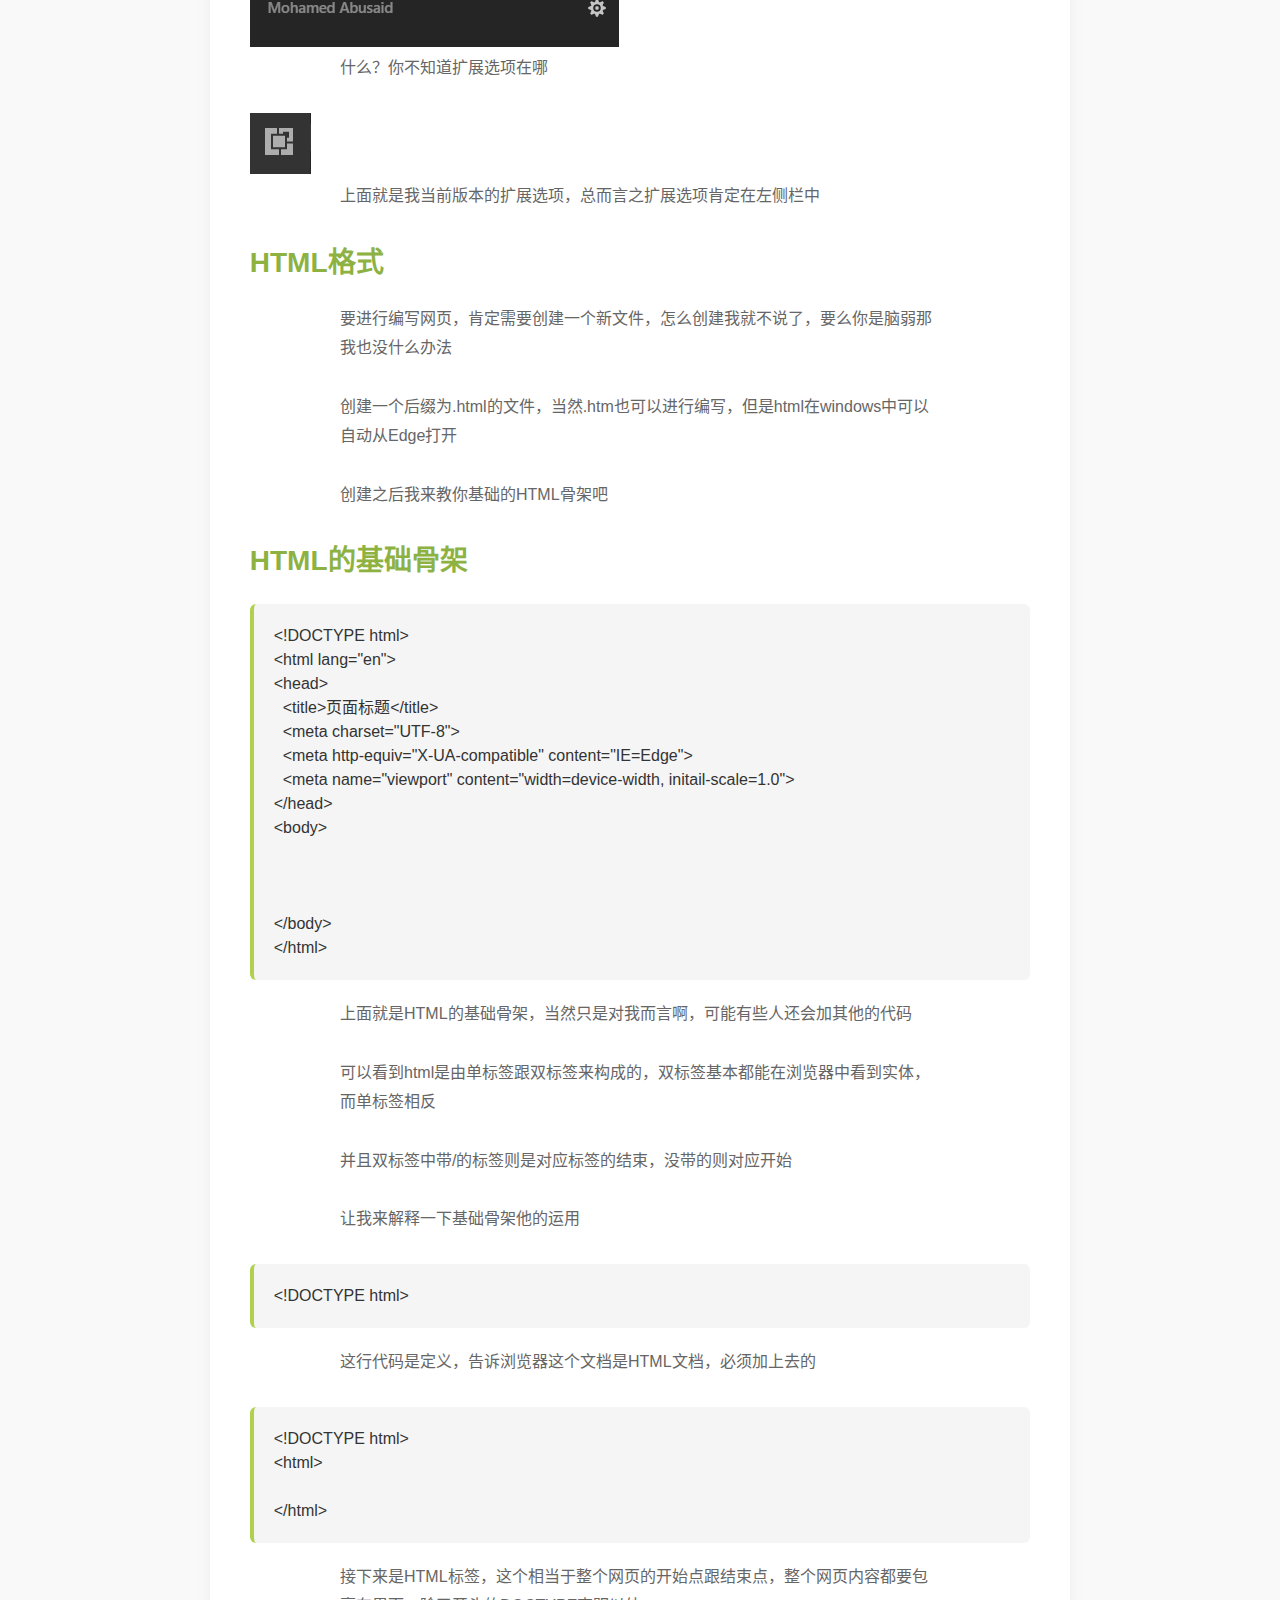
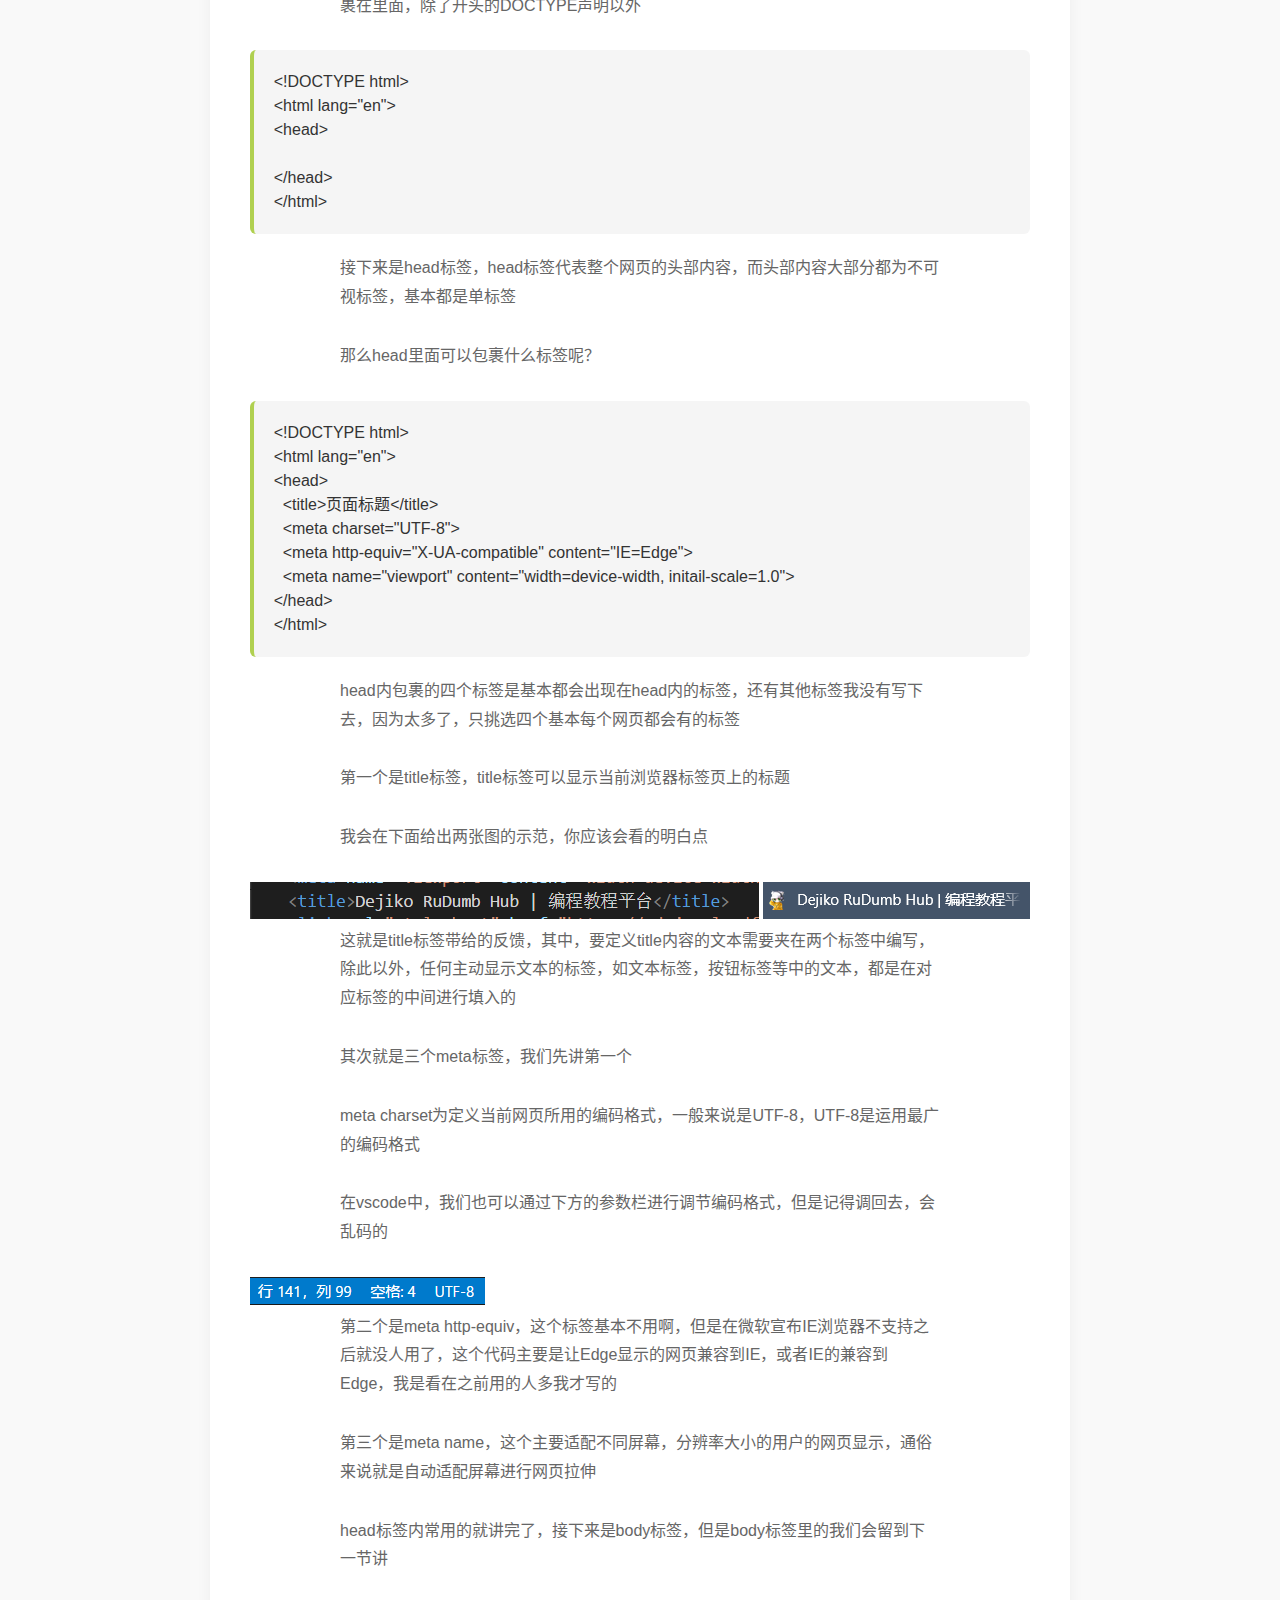
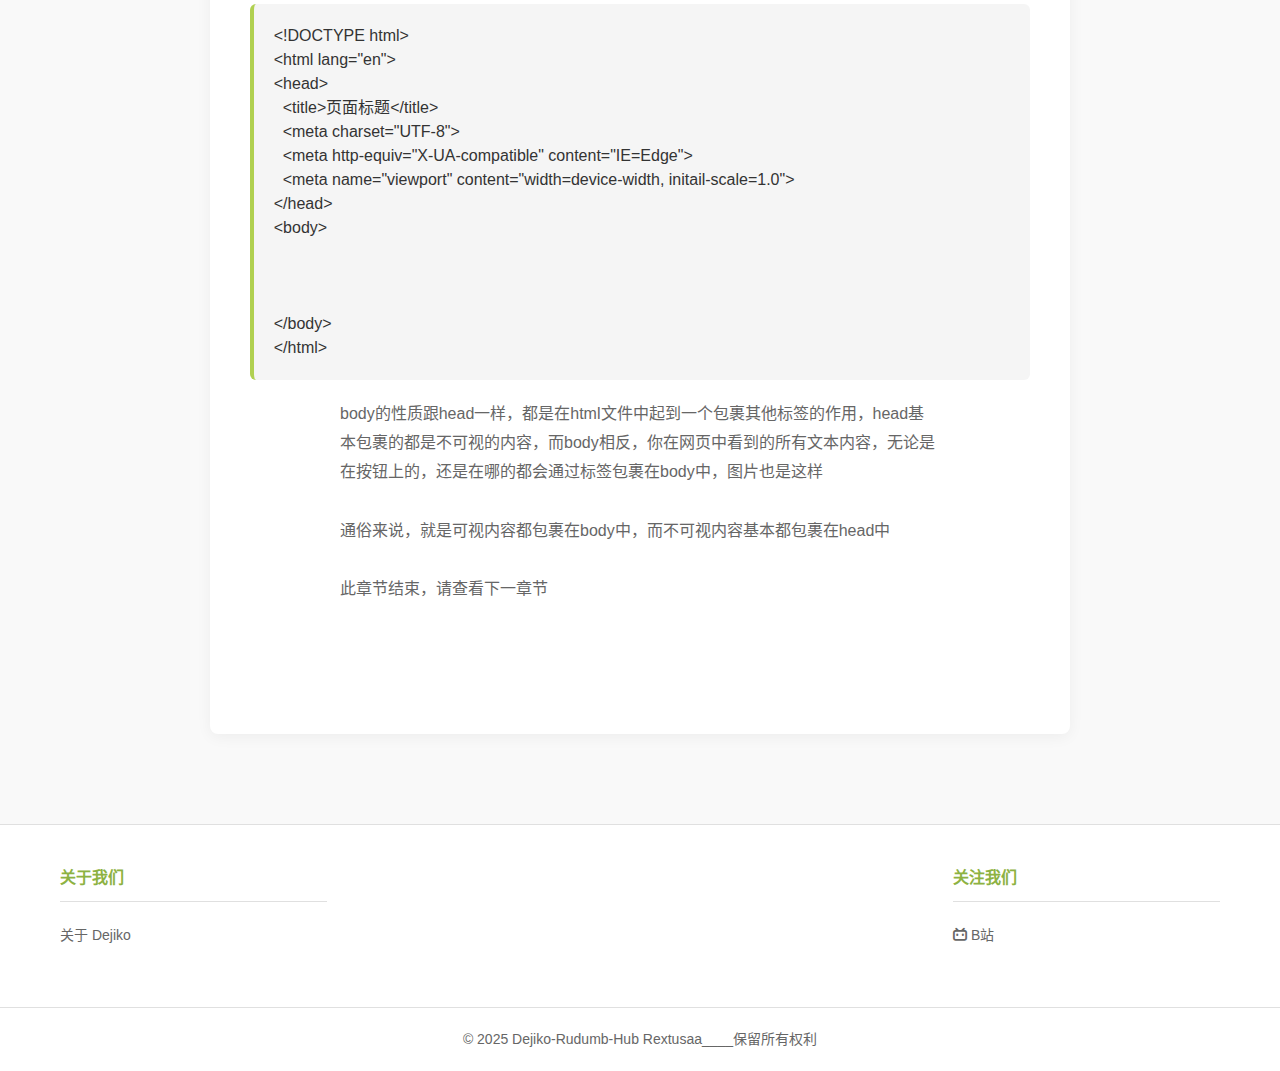
<file: HTML1-1.html>
<!DOCTYPE html>
<html lang="zh-CN">
<head>
    <meta charset="UTF-8">
    <meta name="viewport" content="width=device-width, initial-scale=1.0">
    <title>关于Dejiko | Dejiko RuDumb Hub</title>
    <link rel="stylesheet" href="https://cdnjs.cloudflare.com/ajax/libs/font-awesome/6.4.0/css/all.min.css">
    <link rel="stylesheet" href="WikiCss.css">
    <script src="WikiJs.js"></script>
    <link rel="icon" href="Selection.png" type="image/png">
</head>
<body>
    <!-- 顶部导航栏 -->
    <header class="header">
        <div class="nav-container">
                <a href="index.html" class="logo">

                        <img src="Selection.png" alt="Dejiko RuDumb Hub">
                        &nbsp;Dejiko RuDumb Hub
                        
                        </a>
            <ul class="nav-links">
                <li><a href="index.html">首页</a></li>
                <li><a href="Conn.html">网站介绍</a></li>
            </ul>
        </div>
    </header>
    
    
    <!-- 内容区域 -->
    <div class="content-container">
        <!-- 教程头部信息 -->
        <div class="tutorial-header">
            <div class="decorative-element decor-1"></div>
            <div class="decorative-element decor-2"></div>
            
            <h1 class="tutorial-title">扣代码神器的选择与HTML基础骨架</h1>
            
            <div class="author-info">
                <div class="author-avatar">ReX</div>
                <div class="author-details">
                    <div class="author-name">SendoShuu</div>
                    <div class="author-title">网站主</div>
                </div>
                <div class="publish-date">发布日期: 2025年6月14日</div>
            </div>
            
            <p>------------------------------------------------------------------------------------------------------------------------</p>
        </div>
        
        <!-- 内容占位区 -->
        <div class="content-area">
            <div class="placeholder-text">
                    <div class="placeholder-icon">
                            <i class="fas fa-file-code"></i>
                        </div>
                <h2>前言</h2>
                <p>这个教程会让你学习基本的骨架，常用的文本标签，以及其他标签，以及标签的属性，最后还有块元素</p>
                <p>如果你看了网上的傻逼教程然后来我这问我为什么不教表单</p>
                <p>只能说你确实傻逼来到这个叫菜逼教程的网站还要关照权衡利弊的，你都连服务端的php都没学，ajax也没学，你学什么表单</p>
                <p>这个教程会根据我自己的见解来讲述最快，最有效率的HTML快速入门教程，不教其他学了跟没学一样的</p>
                <h2>扣代码神器的选择</h2>
                <p>直接没脑选择VSCODE知道吗，VSCODE就是最吊炸天的知道吗</p>
                <p>我用的是1.23版本，属于比较怀旧的那种，如果不想怀旧自己下新版本</p>
                <p>下完vscode之后去扩展选项下载这四个插件，十分甚至九分的好用</p>
                <img src="HTML1-1-1.png">
                <p>什么？你不知道扩展选项在哪</p>
                <img src="HTML1-1-2.png">
                <p>上面就是我当前版本的扩展选项，总而言之扩展选项肯定在左侧栏中</p>
                <h2>HTML格式</h2>
                <p>要进行编写网页，肯定需要创建一个新文件，怎么创建我就不说了，要么你是脑弱那我也没什么办法</p>
                <p>创建一个后缀为.html的文件，当然.htm也可以进行编写，但是html在windows中可以自动从Edge打开</p>
                <p>创建之后我来教你基础的HTML骨架吧</p>
                <h2>HTML的基础骨架</h2>
                <div class="code-block">
                        <code>
                            &lt;!DOCTYPE html&gt;<br>
                            &lt;html lang="en"&gt;<br>
                            &lt;head&gt;<br>
                            &nbsp;&nbsp;&lt;title&gt;页面标题&lt;/title&gt;<br>
                            &nbsp;&nbsp;&lt;meta charset="UTF-8"&gt;<br>
                            &nbsp;&nbsp;&lt;meta http-equiv="X-UA-compatible" content="IE=Edge"&gt;<br>
                            &nbsp;&nbsp;&lt;meta name="viewport" content="width=device-width, initail-scale=1.0"&gt;<br>
                            &lt;/head&gt;<br>
                            &lt;body&gt;<br>
                            <br>
                            <br>
                            <br>



                            &lt;/body&gt;<br>
                            &lt;/html&gt;
                        </code>
                    </div>
                <p>上面就是HTML的基础骨架，当然只是对我而言啊，可能有些人还会加其他的代码</p>
                <p>可以看到html是由单标签跟双标签来构成的，双标签基本都能在浏览器中看到实体，而单标签相反</p>
                <p>并且双标签中带/的标签则是对应标签的结束，没带的则对应开始</p>
                <p>让我来解释一下基础骨架他的运用</p>
                <div class="code-block">
                        <code>
                            &lt;!DOCTYPE html&gt;<br>
                        </div>
                <p>这行代码是定义，告诉浏览器这个文档是HTML文档，必须加上去的</p>
                <div class="code-block">
                        <code>
                            &lt;!DOCTYPE html&gt;<br>
                            &lt;html&gt;<br>
                            <br>
                            &lt;/html&gt;
                        </code>
                    </div>
                <p>接下来是HTML标签，这个相当于整个网页的开始点跟结束点，整个网页内容都要包裹在里面，除了开头的DOCTYPE声明以外</p>
                <div class="code-block">
                        <code>
                            &lt;!DOCTYPE html&gt;<br>
                            &lt;html lang="en"&gt;<br>
                            &lt;head&gt;<br>
                            <br>
                            &lt;/head&gt;<br>
                            &lt;/html&gt;
                        </code>
                    </div>
                <p>接下来是head标签，head标签代表整个网页的头部内容，而头部内容大部分都为不可视标签，基本都是单标签</p>
                <p>那么head里面可以包裹什么标签呢？</p>
                <div class="code-block">
                        <code>
                            &lt;!DOCTYPE html&gt;<br>
                            &lt;html lang="en"&gt;<br>
                            &lt;head&gt;<br>
                            &nbsp;&nbsp;&lt;title&gt;页面标题&lt;/title&gt;<br>
                            &nbsp;&nbsp;&lt;meta charset="UTF-8"&gt;<br>
                            &nbsp;&nbsp;&lt;meta http-equiv="X-UA-compatible" content="IE=Edge"&gt;<br>
                            &nbsp;&nbsp;&lt;meta name="viewport" content="width=device-width, initail-scale=1.0"&gt;<br>
                            &lt;/head&gt;<br>
                            &lt;/html&gt;
                        </code>
                    </div>
                <p>head内包裹的四个标签是基本都会出现在head内的标签，还有其他标签我没有写下去，因为太多了，只挑选四个基本每个网页都会有的标签</p>
                <p>第一个是title标签，title标签可以显示当前浏览器标签页上的标题</p>
                <p>我会在下面给出两张图的示范，你应该会看的明白点</p>
                <img src="HTML1-1-3.png">
                <img src="HTML1-1-4.png">
                <p>这就是title标签带给的反馈，其中，要定义title内容的文本需要夹在两个标签中编写，除此以外，任何主动显示文本的标签，如文本标签，按钮标签等中的文本，都是在对应标签的中间进行填入的</p>
                <p>其次就是三个meta标签，我们先讲第一个</p>
                <p>meta charset为定义当前网页所用的编码格式，一般来说是UTF-8，UTF-8是运用最广的编码格式</p>
                <p>在vscode中，我们也可以通过下方的参数栏进行调节编码格式，但是记得调回去，会乱码的</p>
                <img src="HTML1-1-5.png">
                <p>第二个是meta http-equiv，这个标签基本不用啊，但是在微软宣布IE浏览器不支持之后就没人用了，这个代码主要是让Edge显示的网页兼容到IE，或者IE的兼容到Edge，我是看在之前用的人多我才写的</p>
                <p>第三个是meta name，这个主要适配不同屏幕，分辨率大小的用户的网页显示，通俗来说就是自动适配屏幕进行网页拉伸</p>
                <p>head标签内常用的就讲完了，接下来是body标签，但是body标签里的我们会留到下一节讲</p>
                <div class="code-block">
                        <code>
                            &lt;!DOCTYPE html&gt;<br>
                            &lt;html lang="en"&gt;<br>
                            &lt;head&gt;<br>
                            &nbsp;&nbsp;&lt;title&gt;页面标题&lt;/title&gt;<br>
                            &nbsp;&nbsp;&lt;meta charset="UTF-8"&gt;<br>
                            &nbsp;&nbsp;&lt;meta http-equiv="X-UA-compatible" content="IE=Edge"&gt;<br>
                            &nbsp;&nbsp;&lt;meta name="viewport" content="width=device-width, initail-scale=1.0"&gt;<br>
                            &lt;/head&gt;<br>
                            &lt;body&gt;<br>
                            <br>
                            <br>
                            <br>



                            &lt;/body&gt;<br>
                            &lt;/html&gt;
                        </code>
                    </div>
                    <p>body的性质跟head一样，都是在html文件中起到一个包裹其他标签的作用，head基本包裹的都是不可视的内容，而body相反，你在网页中看到的所有文本内容，无论是在按钮上的，还是在哪的都会通过标签包裹在body中，图片也是这样</p>
                    <p>通俗来说，就是可视内容都包裹在body中，而不可视内容基本都包裹在head中</p>
                    <p>此章节结束，请查看下一章节</p>
            </div>
        </div>
    </div>
    
    <!-- 页脚 -->
    <footer class="footer">
        <div class="footer-content">
            <div class="footer-section">
                <h4>关于我们</h4>
                <ul class="footer-links">
                    <li><a href="Conn.html">关于 Dejiko</a></li>
                </ul>
            </div>
            
            <div class="footer-section">
                <h4>关注我们</h4>
                <ul class="footer-links">
                    <li><a href="https://space.bilibili.com/3537113316330213?spm_id_from=333.788.0.0"><i class="fab fa-bilibili"></i> B站</a></li>
                </ul>
            </div>
        </div>
        
        <div class="copyright">
            &copy; 2025 Dejiko-Rudumb-Hub Rextusaa____保留所有权利
        </div>
    </footer>
    
    <!-- 返回顶部按钮 -->
    <div class="back-to-top" id="backToTop">
        <i class="fas fa-arrow-up"></i>
    </div>
</body>
</html>
</file>
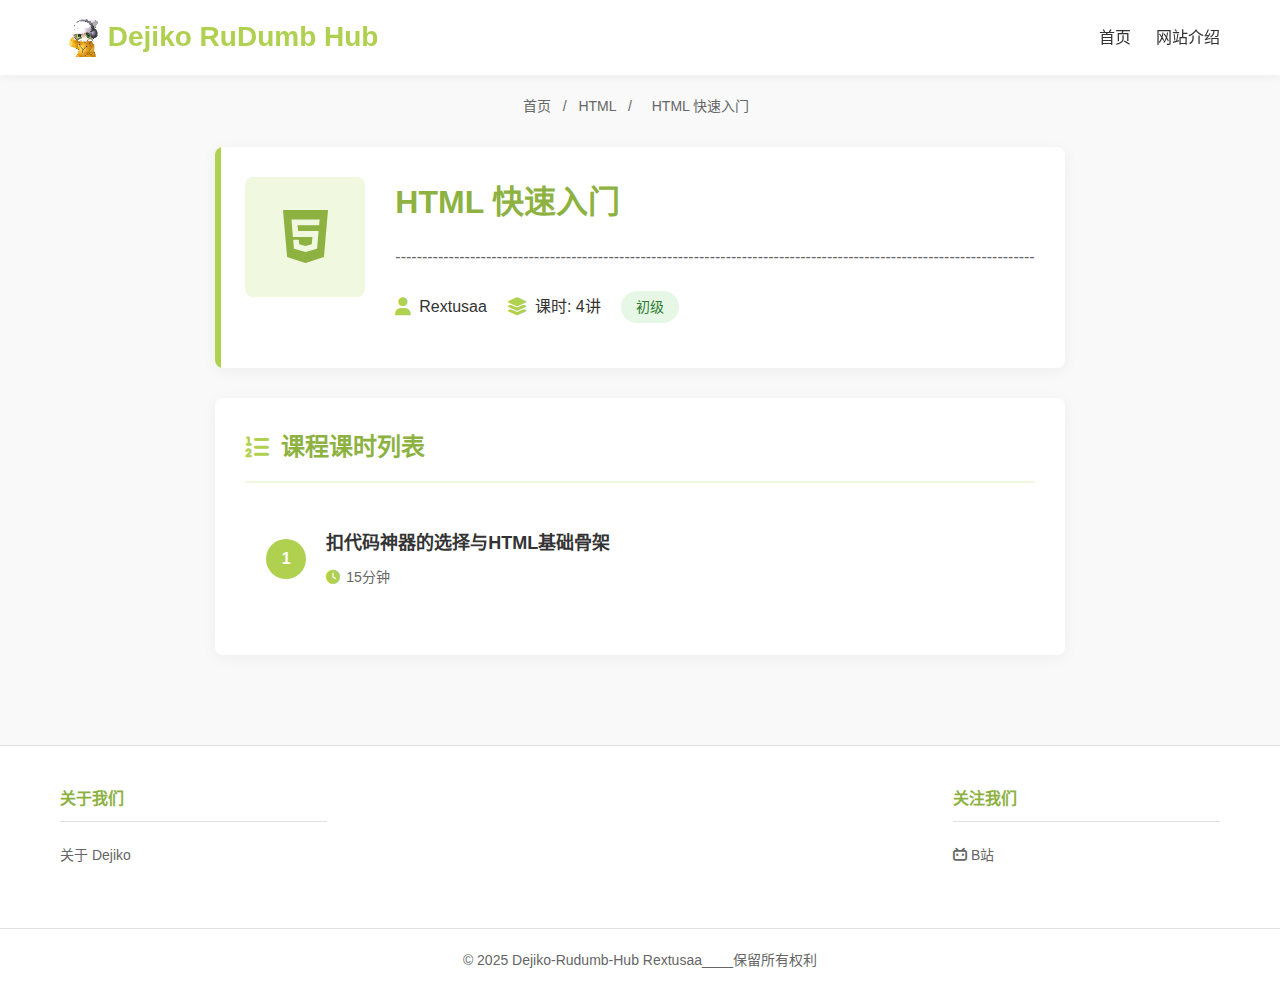
<file: RDH1-1-1.html>
<!DOCTYPE html>
<html lang="zh-CN">
<head>
    <meta charset="UTF-8">
    <meta name="viewport" content="width=device-width, initial-scale=1.0">
    <title>HTML快速入门 - 课时列表 | Dejiko RuDumb Hub</title>
    <link rel="stylesheet" href="https://cdnjs.cloudflare.com/ajax/libs/font-awesome/6.4.0/css/all.min.css">
    <link rel="stylesheet" href="RDH.css">
    <script src="WikiJs.js"></script>
    <link rel="icon" href="Selection.png" type="image/png">
</head>
<body>
    <!-- 顶部导航栏 -->
    <header class="header">
        <div class="nav-container">
                <a href="index.html" class="logo">

                        <img src="Selection.png" alt="Dejiko RuDumb Hub">
                        &nbsp;Dejiko RuDumb Hub
                        
                        </a>
            <ul class="nav-links">
                <li><a href="index.html">首页</a></li>
                <li><a href="Conn.html">网站介绍</a></li>
            </ul>
        </div>
    </header>
    
    <!-- 面包屑导航 -->
    <div class="breadcrumb">
        <a href="index.html">首页</a>
        <span>/</span>
        <a href="index.html">HTML</a>
        <span>/</span>
        <span>HTML 快速入门</span>
    </div>
    
    <!-- 内容区域 -->
    <div class="content-container">
        <!-- 教程信息卡片 -->
        <div class="tutorial-info-card">
            <div class="tutorial-icon">
                <i class="fab fa-html5"></i>
            </div>
            
            <div class="tutorial-details">
                <h1 class="tutorial-title">HTML 快速入门</h1>
                <p class="tutorial-description">
                        ------------------------------------------------------------------------------------------------------------------------
                </p>
                
                <div class="tutorial-meta">
                    <div class="meta-item">
                        <i class="fas fa-user"></i>
                        <span>Rextusaa</span>
                    </div>
                    <div class="meta-item">
                        <i class="fas fa-layer-group"></i>
                        <span>课时: 4讲</span>
                    </div>
                    <div class="meta-item">
                        <span class="difficulty beginner">初级</span>
                    </div>
                </div>
            </div>
        </div>
        
        <!-- 课时列表 -->
        <div class="lessons-container">
            <h2 class="section-title">
                <i class="fas fa-list-ol"></i>
                课程课时列表
            </h2>
            
            <ul class="lessons-list">
                <!-- 课时 1 -->          <li class="lesson-item">
                        <a href="HTML1-1.html" class="lesson-link">
                        <div class="lesson-number">1</div>
                        <div class="lesson-content">
                        <h3 class="lesson-title">扣代码神器的选择与HTML基础骨架</h3>
                        <div class="lesson-duration">
                        <i class="fas fa-clock"></i>
                        15分钟
                        </div>
                        </div>
                        </a>
                    </li>
                </li>
            </ul>
        </div>
    </div>
    
    <!-- 页脚 -->
    <footer class="footer">
        <div class="footer-content">
            <div class="footer-section">
                <h4>关于我们</h4>
                <ul class="footer-links">
                    <li><a href="Conn.html">关于 Dejiko</a></li>
                </ul>
            </div>
            
            <div class="footer-section">
                <h4>关注我们</h4>
                <ul class="footer-links">
                    <li><a href="https://space.bilibili.com/3537113316330213?spm_id_from=333.788.0.0"><i class="fab fa-bilibili"></i> B站</a></li>
                </ul>
            </div>
        </div>
        
        <div class="copyright">
            &copy; 2025 Dejiko-Rudumb-Hub Rextusaa____保留所有权利
        </div>
    </footer>
    
    <!-- 返回顶部按钮 -->
    <div class="back-to-top" id="backToTop">
        <i class="fas fa-arrow-up"></i>
    </div>
</body>
</html>
</file>
<file: WikiCss.css>
* {
    margin: 0;
    padding: 0;
    box-sizing: border-box;
    font-family: 'Segoe UI', Tahoma, Geneva, Verdana, sans-serif;
}

:root {
    --primary-color: #B0D050;
    --secondary-color: #f0f8e0;
    --accent-color: #8db242;
    --text-color: #333;
    --light-text: #666;
    --border-color: #e0e0e0;
    --card-hover: #e6f1d0;
    --transition: all 0.3s ease;
}

body {
    background-color: #f9f9f9;
    color: var(--text-color);
    line-height: 1.6;
    min-height: 100vh;
    display: flex;
    flex-direction: column;
}

.header {
    background-color: white;
    box-shadow: 0 2px 10px rgba(0, 0, 0, 0.05);
    position: sticky;
    top: 0;
    z-index: 100;
}

.nav-container {
    max-width: 1200px;
    margin: 0 auto;
    padding: 15px 20px;
    display: flex;
    justify-content: space-between;
    align-items: center;
}

.logo {
    font-size: 28px;
    font-weight: 700;
    color: var(--primary-color);
    text-decoration: none;
    display: flex;
    align-items: center;
}

.logo img {

    height: 40px; 
    
    width: auto; 
    }

.nav-links {
    display: flex;
    list-style: none;
}

.nav-links li {
    margin-left: 25px;
}

.nav-links a {
    text-decoration: none;
    color: var(--text-color);
    font-weight: 500;
    transition: var(--transition);
    padding: 5px 0;
    position: relative;
}

.nav-links a:hover {
    color: var(--primary-color);
}

.nav-links a::after {
    content: '';
    position: absolute;
    bottom: 0;
    left: 0;
    width: 0;
    height: 2px;
    background-color: var(--primary-color);
    transition: width 0.3s;
}

.nav-links a:hover::after {
    width: 100%;
}

/* 面包屑导航 */
.breadcrumb {
    max-width: 1200px;
    margin: 20px auto 0;
    padding: 0 20px;
}

.breadcrumb a {
    color: var(--light-text);
    text-decoration: none;
    transition: color 0.3s;
}

.breadcrumb a:hover {
    color: var(--primary-color);
}

.breadcrumb span {
    margin: 0 8px;
    color: var(--light-text);
}

/* 内容区域 */
.content-container {
    flex: 1;
    max-width: 1200px;
    margin: 30px auto;
    padding: 0 20px;
}

.tutorial-header {
    background: white;
    border-radius: 8px;
    box-shadow: 0 3px 15px rgba(0, 0, 0, 0.05);
    padding: 40px;
    margin-bottom: 30px;
    position: relative;
    overflow: hidden;
}

.tutorial-header::before {
    content: '';
    position: absolute;
    top: 0;
    left: 0;
    width: 6px;
    height: 100%;
    background: var(--primary-color);
}

.tutorial-title {
    font-size: 36px;
    color: var(--accent-color);
    margin-bottom: 15px;
    line-height: 1.3;
}

.author-info {
    display: flex;
    align-items: center;
    padding: 15px 0;
    border-top: 1px solid var(--border-color);
    border-bottom: 1px solid var(--border-color);
    margin: 25px 0;
}

.author-avatar {
    width: 60px;
    height: 60px;
    border-radius: 50%;
    background: var(--primary-color);
    display: flex;
    align-items: center;
    justify-content: center;
    color: white;
    font-size: 24px;
    font-weight: bold;
    margin-right: 15px;
}

.author-details {
    flex: 1;
}

.author-name {
    font-size: 18px;
    font-weight: 600;
    margin-bottom: 5px;
    color: var(--accent-color);
}

.author-title {
    color: var(--light-text);
    font-size: 14px;
}

.publish-date {
    color: var(--light-text);
    font-size: 14px;
}

/* 页脚 */
.footer {
    background: white;
    padding: 40px 0 20px;
    margin-top: 60px;
    border-top: 1px solid var(--border-color);
}

.footer-content {
    max-width: 1200px;
    margin: 0 auto;
    padding: 0 20px;
    display: flex;
    justify-content: space-between;
    flex-wrap: wrap;
}

.footer-section {
    width: 23%;
    min-width: 200px;
    margin-bottom: 30px;
}

.footer-section h4 {
    font-size: 16px;
    margin-bottom: 20px;
    color: var(--accent-color);
    padding-bottom: 10px;
    border-bottom: 1px solid var(--border-color);
}

.footer-links {
    list-style: none;
}

.footer-links li {
    margin-bottom: 10px;
}

.footer-links a {
    text-decoration: none;
    color: var(--light-text);
    font-size: 14px;
    transition: color 0.3s;
}

.footer-links a:hover {
    color: var(--primary-color);
}

.copyright {
    text-align: center;
    padding-top: 20px;
    border-top: 1px solid var(--border-color);
    margin-top: 20px;
    color: var(--light-text);
    font-size: 14px;
}

/* 返回顶部按钮 */
.back-to-top {
    position: fixed;
    bottom: 30px;
    right: 30px;
    width: 50px;
    height: 50px;
    background: var(--primary-color);
    color: white;
    border-radius: 50%;
    display: flex;
    align-items: center;
    justify-content: center;
    cursor: pointer;
    opacity: 0;
    transition: var(--transition);
    z-index: 99;
    box-shadow: 0 3px 10px rgba(0, 0, 0, 0.2);
}

.back-to-top.visible {
    opacity: 1;
}

.back-to-top:hover {
    background: var(--accent-color);
    transform: translateY(-3px);
}

/* 响应式设计 */
@media (max-width: 900px) {
    .footer-section {
        width: 48%;
    }
    
    .tutorial-title {
        font-size: 28px;
    }
}

@media (max-width: 600px) {
    .nav-links {
        display: none;
    }
    
    .footer-section {
        width: 100%;
    }
    
    .logo {
        font-size: 22px;
    }
    
    .tutorial-header {
        padding: 30px 20px;
    }
    
    .tutorial-title {
        font-size: 24px;
    }
    
    .author-info {
        flex-direction: column;
        align-items: flex-start;
    }
    
    .author-avatar {
        margin-bottom: 15px;
    }
}

/* 装饰元素 */
.decorative-element {
    position: absolute;
    width: 120px;
    height: 120px;
    border-radius: 50%;
    background: rgba(176, 208, 80, 0.1);
    z-index: 0;
}

.decor-1 {
    top: -40px;
    right: 50px;
}

.decor-2 {
    bottom: -30px;
    left: 80px;
    width: 80px;
    height: 80px;
}

.content-area {
    background: white;
    border-radius: 8px;
    box-shadow: 0 3px 15px rgba(0, 0, 0, 0.05);
    padding: 40px;
    min-height: 300px;
    position: relative;
    overflow: hidden;
}

.placeholder-text {
    text-align: left;
    color: var(--light-text);
    padding: 60px 0;
}

.placeholder-text h2 {
    text-align: left;
    font-size: 28px;
    color: var(--accent-color);
    margin-bottom: 20px;
}

.placeholder-text p {
    text-align: left;
    max-width: 600px;
    margin: 0 auto 30px;
    font-size: 16px;
    line-height: 1.8;
}

.placeholder-icon {
    text-align: left;
    font-size: 80px;
    color: var(--secondary-color);
    margin-bottom: 30px;
}

.code-block {
    background: #f5f5f5;
    border-radius: 6px;
    padding: 20px;
    margin: 20px 0;
    font-family: 'Courier New', monospace;
    overflow-x: auto;
    border-left: 4px solid var(--primary-color);
}

.code-block code {
    display: block;
    color: #333;
    line-height: 1.5;
}
</file>
<file: RDH.css>
* {
    margin: 0;
    padding: 0;
    box-sizing: border-box;
    font-family: 'Segoe UI', Tahoma, Geneva, Verdana, sans-serif;
}

:root {
    --primary-color: #B0D050;
    --secondary-color: #f0f8e0;
    --accent-color: #8db242;
    --text-color: #333;
    --light-text: #666;
    --border-color: #e0e0e0;
    --card-hover: #e6f1d0;
    --transition: all 0.3s ease;
}

body {
    background-color: #f9f9f9;
    color: var(--text-color);
    line-height: 1.6;
    min-height: 100vh;
    display: flex;
    flex-direction: column;
}

.header {
    background-color: white;
    box-shadow: 0 2px 10px rgba(0, 0, 0, 0.05);
    position: sticky;
    top: 0;
    z-index: 100;
}

.nav-container {
    max-width: 1200px;
    margin: 0 auto;
    padding: 15px 20px;
    display: flex;
    justify-content: space-between;
    align-items: center;
}

.logo {
    font-size: 28px;
    font-weight: 700;
    color: var(--primary-color);
    text-decoration: none;
    display: flex;
    align-items: center;
}

.logo img {

    height: 40px; 
    
    width: auto; 
    }

.nav-links {
    display: flex;
    list-style: none;
}

.nav-links li {
    margin-left: 25px;
}

.nav-links a {
    text-decoration: none;
    color: var(--text-color);
    font-weight: 500;
    transition: var(--transition);
    padding: 5px 0;
    position: relative;
}

.nav-links a:hover {
    color: var(--primary-color);
}

.nav-links a::after {
    content: '';
    position: absolute;
    bottom: 0;
    left: 0;
    width: 0;
    height: 2px;
    background-color: var(--primary-color);
    transition: width 0.3s;
}

.nav-links a:hover::after {
    width: 100%;
}

/* 面包屑导航 */
.breadcrumb {
    max-width: 1200px;
    margin: 20px auto 0;
    padding: 0 20px;
    font-size: 14px;
}

.breadcrumb a {
    color: var(--light-text);
    text-decoration: none;
    transition: color 0.3s;
}

.breadcrumb a:hover {
    color: var(--primary-color);
}

.breadcrumb span {
    margin: 0 8px;
    color: var(--light-text);
}

/* 内容区域 */
.content-container {
    flex: 1;
    max-width: 1200px;
    margin: 30px auto;
    padding: 0 20px;
}

/* 教程信息卡片 */
.tutorial-info-card {
    background: white;
    border-radius: 8px;
    box-shadow: 0 3px 15px rgba(0, 0, 0, 0.05);
    padding: 30px;
    margin-bottom: 30px;
    display: flex;
    position: relative;
    overflow: hidden;
}

.tutorial-info-card::before {
    content: '';
    position: absolute;
    top: 0;
    left: 0;
    width: 6px;
    height: 100%;
    background: var(--primary-color);
}

.tutorial-icon {
    width: 120px;
    height: 120px;
    background: var(--secondary-color);
    border-radius: 8px;
    display: flex;
    align-items: center;
    justify-content: center;
    margin-right: 30px;
    flex-shrink: 0;
}

.tutorial-icon i {
    font-size: 60px;
    color: var(--accent-color);
}

.tutorial-details {
    flex: 1;
}

.tutorial-title {
    font-size: 32px;
    color: var(--accent-color);
    margin-bottom: 15px;
}

.tutorial-description {
    color: var(--light-text);
    margin-bottom: 20px;
    line-height: 1.7;
}

.tutorial-meta {
    display: flex;
    flex-wrap: wrap;
    gap: 20px;
    margin-bottom: 15px;
}

.meta-item {
    display: flex;
    align-items: center;
}

.meta-item i {
    color: var(--primary-color);
    margin-right: 8px;
    font-size: 18px;
}

.difficulty {
    display: inline-block;
    padding: 5px 15px;
    border-radius: 20px;
    font-size: 14px;
    font-weight: 500;
}

.difficulty.beginner {
    background-color: #e6f7e6;
    color: #2e7d32;
}

/* 课时列表 */
.lessons-container {
    background: white;
    border-radius: 8px;
    box-shadow: 0 3px 15px rgba(0, 0, 0, 0.05);
    padding: 30px;
}

.section-title {
    font-size: 24px;
    color: var(--accent-color);
    padding-bottom: 15px;
    margin-bottom: 25px;
    border-bottom: 2px solid var(--secondary-color);
    display: flex;
    align-items: center;
}

.section-title i {
    margin-right: 12px;
    color: var(--primary-color);
}

.lessons-list {
    list-style: none;
}

.lesson-item {
    padding: 20px;
    border-radius: 8px;
    margin-bottom: 15px;
    display: flex;
    align-items: center;
    transition: var(--transition);
    cursor: pointer;
    border: 1px solid transparent;
}

.lesson-item:hover {
    background: var(--secondary-color);
    border-color: var(--primary-color);
    transform: translateX(5px);
}

.lesson-number {
    width: 40px;
    height: 40px;
    background: var(--primary-color);
    color: white;
    border-radius: 50%;
    display: flex;
    align-items: center;
    justify-content: center;
    margin-right: 20px;
    flex-shrink: 0;
    font-weight: bold;
}

.lesson-content {
    flex: 1;
}

.lesson-title {
    font-size: 18px;
    font-weight: 600;
    margin-bottom: 8px;
    color: var(--text-color);
}

.lesson-duration {
    color: var(--light-text);
    font-size: 14px;
    display: flex;
    align-items: center;
}

.lesson-duration i {
    margin-right: 6px;
    color: var(--primary-color);
}

.free-tag {
    background: var(--primary-color);
    color: white;
    padding: 3px 12px;
    border-radius: 12px;
    font-size: 12px;
    margin-left: 15px;
}

.progress-container {
    width: 200px;
    height: 6px;
    background: #e0e0e0;
    border-radius: 3px;
    margin-top: 8px;
    overflow: hidden;
}

.progress-bar {
    height: 100%;
    background: var(--primary-color);
    border-radius: 3px;
}

/* 页脚 */
.footer {
    background: white;
    padding: 40px 0 20px;
    margin-top: 60px;
    border-top: 1px solid var(--border-color);
}

.footer-content {
    max-width: 1200px;
    margin: 0 auto;
    padding: 0 20px;
    display: flex;
    justify-content: space-between;
    flex-wrap: wrap;
}

.footer-section {
    width: 23%;
    min-width: 200px;
    margin-bottom: 30px;
}

.footer-section h4 {
    font-size: 16px;
    margin-bottom: 20px;
    color: var(--accent-color);
    padding-bottom: 10px;
    border-bottom: 1px solid var(--border-color);
}

.footer-links {
    list-style: none;
}

.footer-links li {
    margin-bottom: 10px;
}

.footer-links a {
    text-decoration: none;
    color: var(--light-text);
    font-size: 14px;
    transition: color 0.3s;
}

.footer-links a:hover {
    color: var(--primary-color);
}

.copyright {
    text-align: center;
    padding-top: 20px;
    border-top: 1px solid var(--border-color);
    margin-top: 20px;
    color: var(--light-text);
    font-size: 14px;
}

/* 返回顶部按钮 */
.back-to-top {
    position: fixed;
    bottom: 30px;
    right: 30px;
    width: 50px;
    height: 50px;
    background: var(--primary-color);
    color: white;
    border-radius: 50%;
    display: flex;
    align-items: center;
    justify-content: center;
    cursor: pointer;
    opacity: 0;
    transition: var(--transition);
    z-index: 99;
    box-shadow: 0 3px 10px rgba(0, 0, 0, 0.2);
}

.back-to-top.visible {
    opacity: 1;
}

.back-to-top:hover {
    background: var(--accent-color);
    transform: translateY(-3px);
}

/* 响应式设计 */
@media (max-width: 900px) {
    .footer-section {
        width: 48%;
    }
    
    .tutorial-info-card {
        flex-direction: column;
    }
    
    .tutorial-icon {
        margin-right: 0;
        margin-bottom: 25px;
    }
}

@media (max-width: 600px) {
    .nav-links {
        display: none;
    }
    
    .footer-section {
        width: 100%;
    }
    
    .logo {
        font-size: 22px;
    }
    
    .tutorial-title {
        font-size: 26px;
    }
    
    .tutorial-meta {
        flex-direction: column;
        gap: 10px;
    }
    
    .lesson-item {
        padding: 15px;
    }
    
    .lesson-number {
        width: 32px;
        height: 32px;
        margin-right: 12px;
        font-size: 14px;
    }
}

/* 装饰元素 */
.decorative-element {
    position: absolute;
    width: 120px;
    height: 120px;
    border-radius: 50%;
    background: rgba(176, 208, 80, 0.1);
    z-index: 0;
}

.decor-1 {
    top: -40px;
    right: 50px;
}

.decor-2 {
    bottom: -30px;
    left: 80px;
    width: 80px;
    height: 80px;
}

.lesson-link {

    display: flex;
    
    align-items: center;
    
    width: 100%;
    
    text-decoration: none;
    
    color: inherit;
    
    }
</file>
